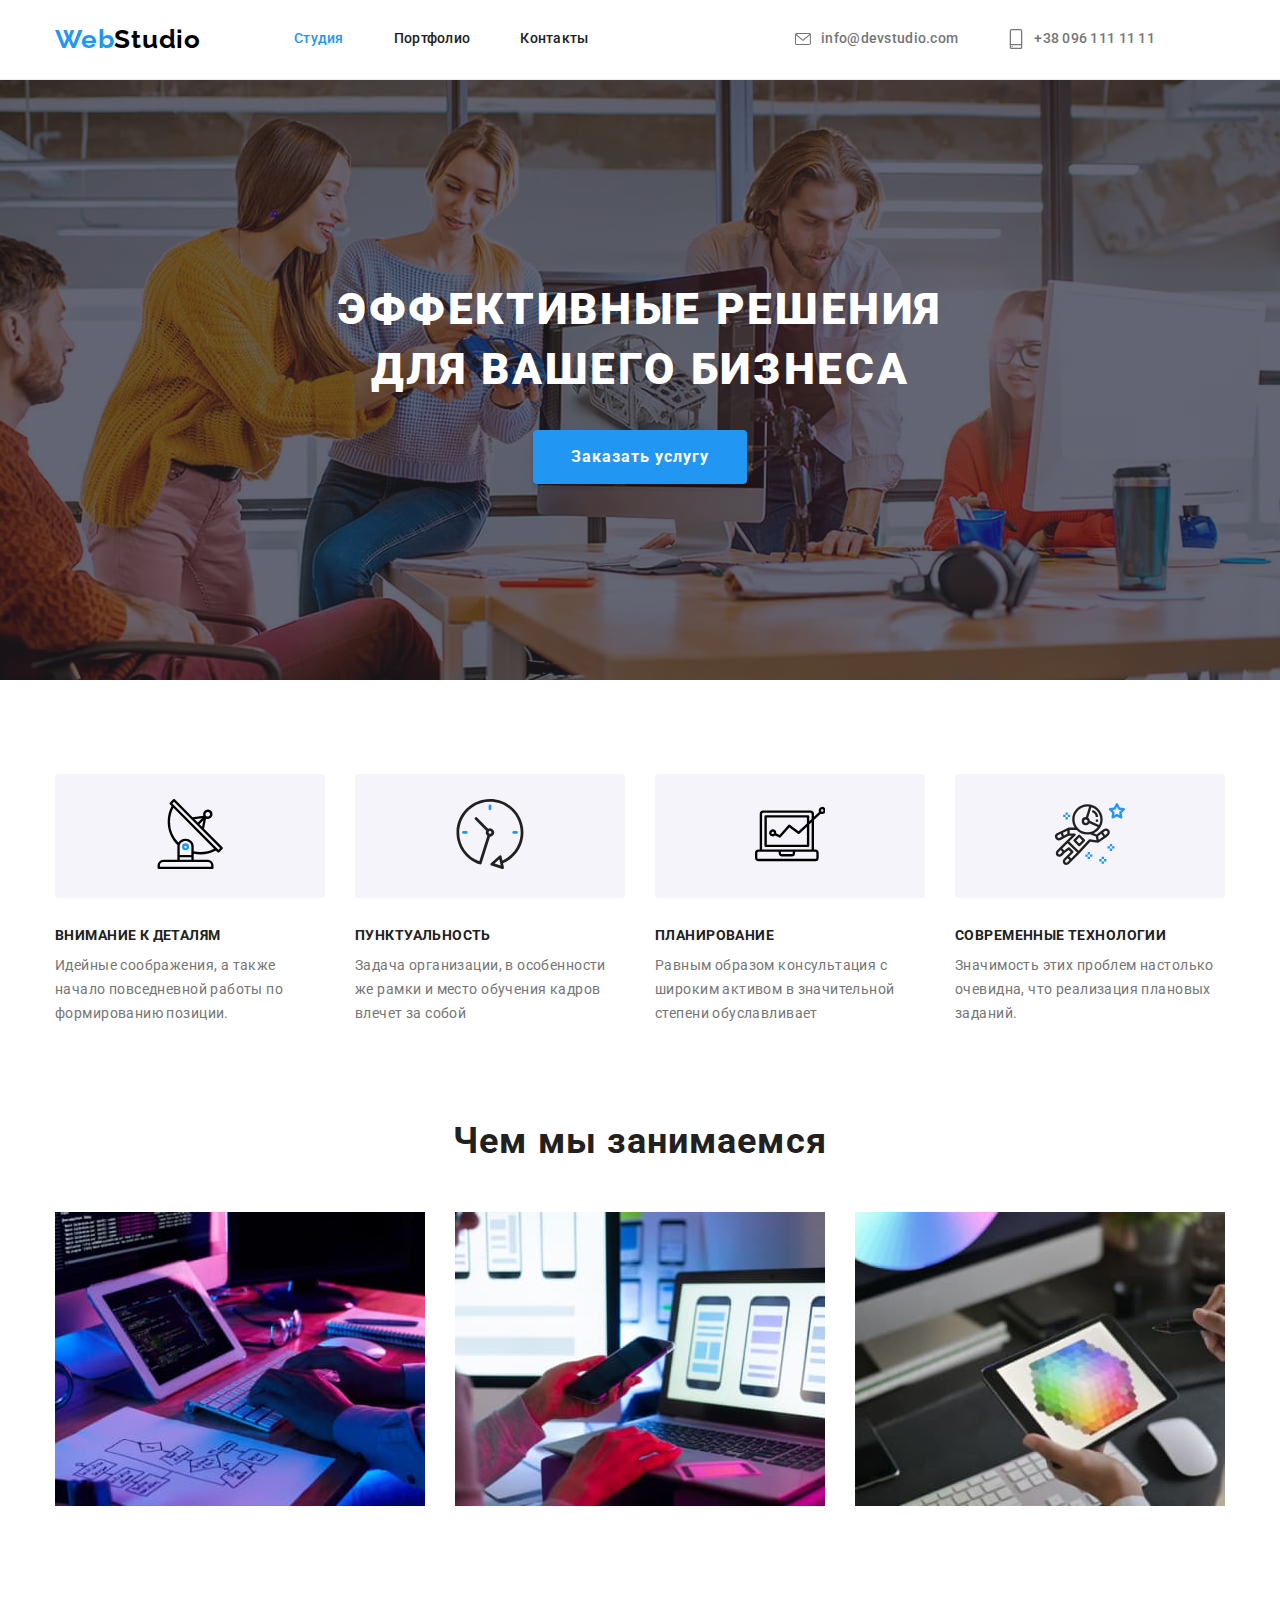
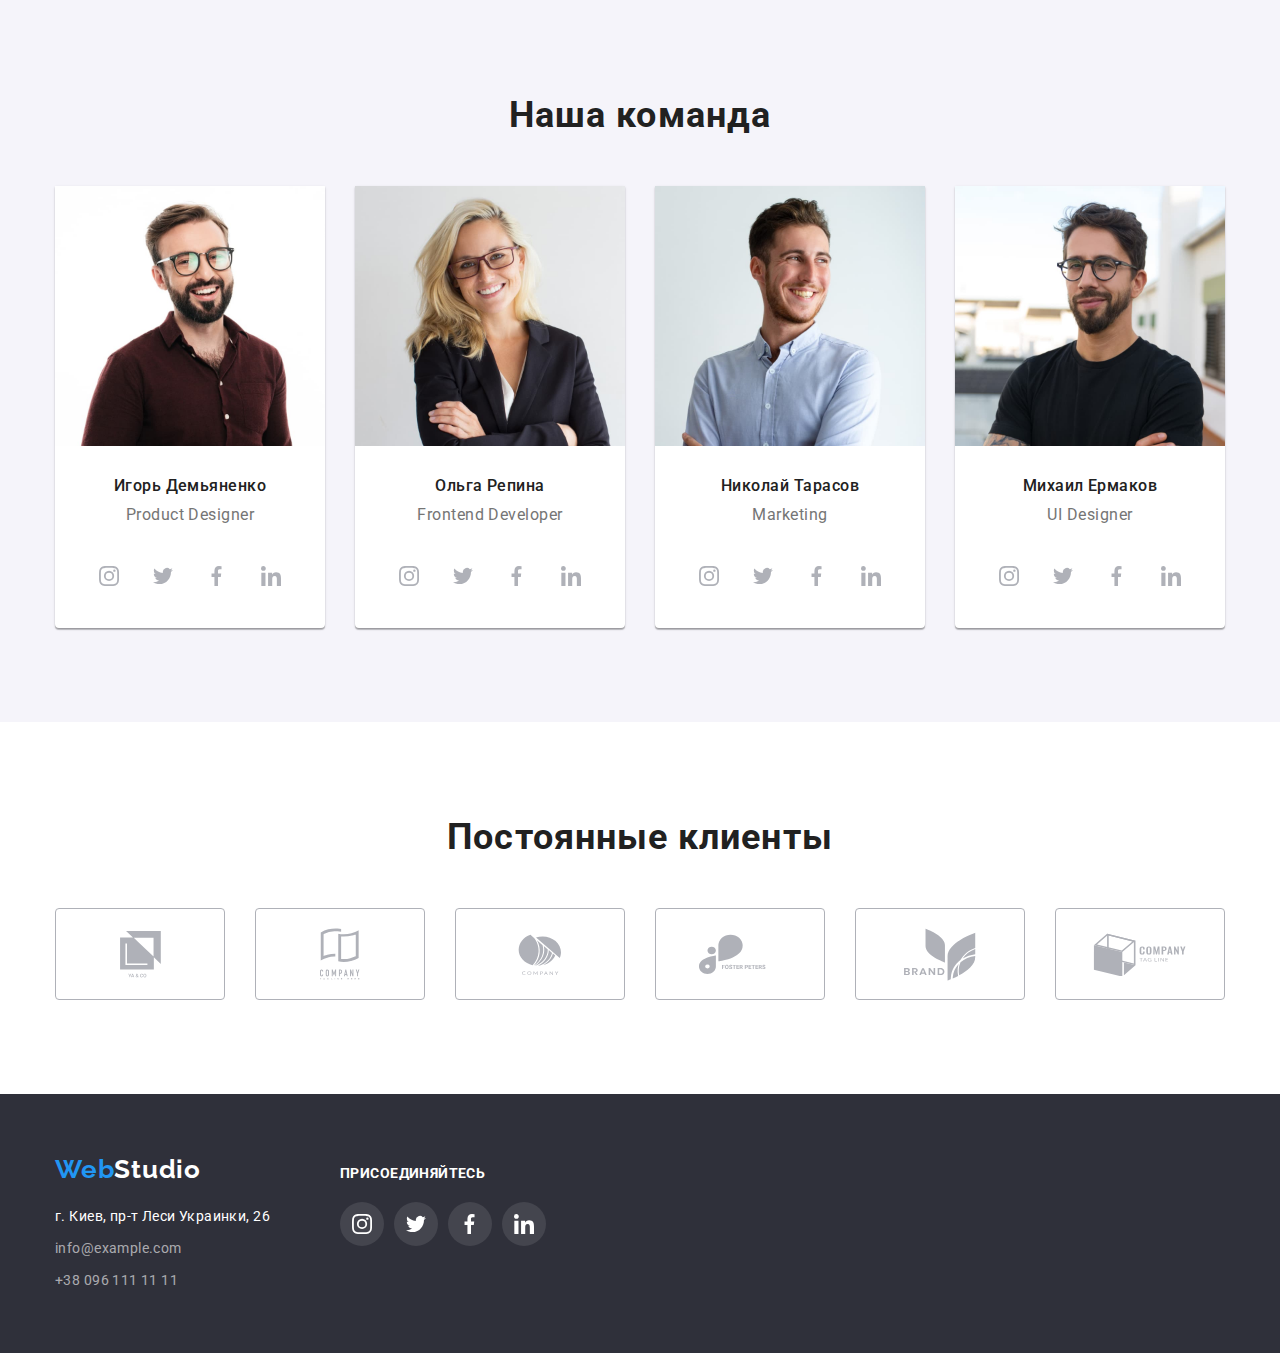
<file: index.html>
<!DOCTYPE html>
<html lang="ru">
<head>
    <meta charset="UTF-8">
    <meta http-equiv="X-UA-Compatible" content="IE=edge">
    <meta name="viewport" content="width=device-width, initial-scale=1.0">
    <title>WebStudio</title>
    <link rel="preconnect" href="https://fonts.gstatic.com">
    <link href="https://fonts.googleapis.com/css2?family=Raleway:wght@700&family=Roboto:wght@400;500;700;900&display=swap"
        rel="stylesheet">
    <link rel="stylesheet" href="https://cdnjs.cloudflare.com/ajax/libs/modern-normalize/1.1.0/modern-normalize.min.css
">
    <link rel="stylesheet" href="./css/styles.css">
</head>
    <body>
        <!-- Header-->
        
        <header class="header">
         <div class="container">  
             <div class="container-nav"> 
            <nav class="navigation">
                <a class="logo-link link" href="./index.html"> <span class="logo">Web</span>Studio</a>

                <ul class="menu list">
                    <li class="menu-item">
                        <a class="menu-link link current" href="./index.html" >Студия</a>
                    </li>
                    <li class="menu-item">
                        <a class="menu-link link" href="./portfolio.html">Портфолио</a>
                    </li>
                    <li class="menu-item">
                        <a class="menu-link link" href="">Контакты</a>
                    </li>
                </ul>
            </nav>
        

                <ul class="contacts list">
                    <li class="contacts-link-item list">               
                      <a class="mail-link link" href="mailo:info@devstudio.com">
                        <svg class="contacts-icon" width="16px" height="20px">
                            <use href="./images/sprite.svg#icon-envelope">
                            </use>
                        </svg>
                        info@devstudio.com</a>              
                    </li>

                   <li class="navigation-link-item list" >
                    <a class="tel-link link" href="tel:+380961111111">
                    <svg class="contacts-icon" width= "16px" height="20px">
                        <use href="./images/sprite.svg#icon-smartphone">
                        </use>
                    </svg>
                    +38 096 111 11 11</a>
                   </li>
                </ul>  
                </div>
         </div>
            
        </header>

        


        <main>
            <!--Hero-->
            <section class="hero">
              <div class="container hero-title">
                <h1 class="title" >Эффективные решения <br> для вашего бизнеса</h1>
                </div>
                <button class="modal-button" type="button"><span class="button-text">Заказать услугу</span></button>
            </section>
            

            <!-- Concept-->
            <section class="section-concept">
                <h2 hidden>Концепции подхода к работе</h2>
            <div class="container">
                <ul class="concept-list list">
                    <li class="concept-list-item">
                        <div class="concept-icon">
                            <svg class="concept-icon-icon" width="70px" height="70px">
                                <use href="./images/sprite.svg#icon-antenna">
                                </use>
                            </svg>
                            </div>
                        <h3 class="concept-list-title subtitle-text">Внимание к деталям</h3>
                        <p class="concept-list-title-text">Идейные соображения, а также начало повседневной работы по формированию позиции.</p>   
                    </li>

                    <li class="concept-list-item">
                        <div class="concept-icon">
                            <svg class="concept-icon-icon" width="70px" height="70px">
                                <use href="./images/sprite.svg#icon-clock">
                                </use>
                            </svg>
                        </div>
                        <h3 class="concept-list-title subtitle-text">Пунктуальность</h3>
                        <p class="concept-list-title-text">Задача организации, в особенности же рамки и место обучения кадров влечет за собой</p>
                    </li>

                    <li class="concept-list-item">
                        <div class="concept-icon">
                            <svg class="concept-icon-icon" width="70px" height="70px">
                                <use href="./images/sprite.svg#icon-vector">
                                </use>
                            </svg>
                        </div>
                        <h3 class="concept-list-title subtitle-text">Планирование</h3>
                        <p class="concept-list-title-text">Равным образом консультация с широким активом в значительной степени обуславливает</p>
                    </li>

                    <li class="concept-list-item">
                        <div class="concept-icon">
                            <svg class="concept-icon-icon" width="70px" height="70px">
                                <use href="./images/sprite.svg#icon-astronaut">
                                </use>
                            </svg>
                        </div>
                        <h3 class="concept-list-title subtitle-text">Современные технологии</h3>
                        <p class="concept-list-title-text">Значимость этих проблем настолько очевидна, что реализация плановых заданий.</p>
                    </li>
                </ul>
                </div>
            </section>
            <!-- Specification-->
            <section class="specification">
                <div class="container">
                <h2 class="specification-title">Чем мы занимаемся</h2>
                <ul class="specification-list list">
                    <li class="specification-list-images">
                        <img src="./images/specification/specification1.jpg" alt="написание кода" width="370" height="294">
                    </li>
                    <li class="specification-list-images">
                        <img src="./images/specification/specification2.jpg" alt="мобильная адаптация" width="370" height="294">
                    </li>
                    <li class="specification-list-images">
                        <img src="./images/specification/specification3.jpg" alt="стилистическое оформление" width="370" height="294">
                    </li>
                </ul>
                </div>
            </section>
            <!-- teammate-->
            <section class="teammate">
                <div class="container">
                <h2 class="teammate-title">Наша команда</h2>   

                <ul class="team-list list">
                <li class="team-list-item">
                    <img class="team-list-item-image" src="./images/teammate/teammate1.jpg" alt="Игорь Демьяненко" width="270" height="260">
                 <div class="team-image">
                    <h3 class="team-list-title">Игорь Демьяненко</h3>
                    <p class="team-list-title-text" lang="en"> Product Designer</p>
                </div>
                        <ul class="network">
                            <li class="network-item">
                                <a class="network-icon link" href="#instagram" target="_blank" rel="noopener noreferrer">
                                <svg class="network-icon-icon" width="20px" height="20px">
                                    <use href="./images/sprite.svg#icon-instagram">
                                    </use>
                                </svg>
                                </a>
                            </li>
                        
                            <li class="network-item">
                                <a class="network-icon link" href="#twitter" target="_blank" rel="noopener noreferrer">
                                <svg class="network-icon-icon" width="20px" height="20px">
                                    <use href="./images/sprite.svg#icon-twitter">
                                    </use>
                                </svg>
                                </a>
                            </li>
                        
                            <li class="network-item">
                                <a class="network-icon link" href="#facebook" target="_blank" rel="noopener noreferrer">
                                <svg class="network-icon-icon" width="20px" height="20px">
                                    <use href="./images/sprite.svg#icon-facebook">
                                    </use>
                                </svg>
                                </a>
                            </li>
                        
                            <li class="network-item">
                                <a class="network-icon link" href="#linkedin" target="_blank" rel="noopener noreferrer">
                                <svg class="network-icon-icon" width="20px" height="20px">
                                    <use href="./images/sprite.svg#icon-linkedin">
                                    </use>
                                </svg>
                                </a>
                            </li>
                        
                        </ul>
                </li>

                <li class="team-list-item">
                    <img class="team-list-item-image" src="./images/teammate/teammate2.jpg" alt="Ольга Репина" width="270" height="260">
                 <div class="team-image">
                    <h3 class="team-list-title">Ольга Репина</h3>
                    <p class="team-list-title-text" lang="en"> Frontend Developer</p>
                  </div>

                <ul class="network">
                    <li class="network-item">
                        <a class="network-icon link" href="#instagram" target="_blank" rel="noopener noreferrer">
                        <svg class="network-icon-icon" width="20px" height="20px">
                            <use href="./images/sprite.svg#icon-instagram">
                            </use>
                        </svg>
                        </a>
                    </li>
                
                    <li class="network-item">
                        <a class="network-icon link" href="#twitter" target="_blank" rel="noopener noreferrer">
                        <svg class="network-icon-icon" width="20px" height="20px">
                            <use href="./images/sprite.svg#icon-twitter">
                            </use>
                        </svg>
                        </a>
                    </li>
                
                    <li class="network-item">
                        <a class="network-icon link" href="#facebook" target="_blank" rel="noopener noreferrer">
                        <svg class="network-icon-icon" width="20px" height="20px">
                            <use href="./images/sprite.svg#icon-facebook">
                            </use>
                        </svg>
                        </a>
                    </li>
                
                    <li class="network-item">
                        <a class="network-icon link" href="#linkedin" target="_blank" rel="noopener noreferrer">
                        <svg class="network-icon-icon" width="20px" height="20px">
                            <use href="./images/sprite.svg#icon-linkedin">
                            </use>
                        </svg>
                        </a>
                    </li>
                
                </ul>
                </li>

                <li class="team-list-item">               
                    <img class="team-list-item-image" src="./images/teammate/teammate3.jpg" alt="Николай Тарасов" width="270" height="260">
                 <div class="team-image">
                    <h3 class="team-list-title">Николай Тарасов</h3>
                    <p class="team-list-title-text" lang="en"> Marketing</p>
                  </div>
                <ul class="network">
                    <li class="network-item">
                        <a class="network-icon link" href="#instagram" target="_blank" rel="noopener noreferrer">
                        <svg class="network-icon-icon" width="20px" height="20px">
                            <use href="./images/sprite.svg#icon-instagram">
                            </use>
                        </svg>
                        </a>
                    </li>
                
                    <li class="network-item">
                        <a class="network-icon link" href="#twitter" target="_blank" rel="noopener noreferrer">
                        <svg class="network-icon-icon" width="20px" height="20px">
                            <use href="./images/sprite.svg#icon-twitter">
                            </use>
                        </svg>
                        </a>
                    </li>
                
                    <li class="network-item">
                        <a class="network-icon link" href="#facebook" target="_blank" rel="noopener noreferrer">
                        <svg class="network-icon-icon" width="20px" height="20px">
                            <use href="./images/sprite.svg#icon-facebook">
                            </use>
                        </svg>
                        </a>
                    </li>
                
                    <li class="network-item">
                        <a class="network-icon link" href="#linkedin" target="_blank" rel="noopener noreferrer">
                        <svg class="network-icon-icon" width="20px" height="20px">
                            <use href="./images/sprite.svg#icon-linkedin">
                            </use>
                        </svg>
                        </a>
                    </li>
                
                </ul>
                </li>

                <li class="team-list-item">
                    <img class="team-list-item-image" src="./images/teammate/teammate4.jpg" alt="Михаил Ермаков" width="270" height="260">
                 <div class="team-image">
                    <h3 class="team-list-title">Михаил Ермаков</h3>
                    <p class="team-list-title-text" lang="en"> UI Designer</p>
                 </div>

                <ul class="network">
                    <li class="network-item">
                        <a class="network-icon link" href="#instagram" target="_blank" rel="noopener noreferrer">
                        <svg class="network-icon-icon" width="20px" height="20px">
                            <use href="./images/sprite.svg#icon-instagram">
                            </use>
                        </svg>
                        </a>
                    </li>
                
                    <li class="network-item">
                        <a class="network-icon link" href="#twitter" target="_blank" rel="noopener noreferrer">
                        <svg class="network-icon-icon" width="20px" height="20px">
                            <use href="./images/sprite.svg#icon-twitter">
                            </use>
                        </svg>
                        </a>
                    </li>
                
                    <li class="network-item">
                        <a class="network-icon link" href="#facebook" target="_blank" rel="noopener noreferrer">
                        <svg class="network-icon-icon" width="20px" height="20px">
                            <use href="./images/sprite.svg#icon-facebook">
                            </use>
                        </svg>
                        </a>
                    </li>
                
                    <li class="network-item">
                        <a class="network-icon link" href="#linkedin" target="_blank" rel="noopener noreferrer">
                        <svg class="network-icon-icon" width="20px" height="20px">
                            <use href="./images/sprite.svg#icon-linkedin">
                            </use>
                        </svg>
                        </a>
                    </li>
                
                </ul>
                </li>
                </ul>

               
                </div>
            </section>

            <!-- Clients -->
            <section class="clients">
                <div class="container">
                    <h2 class="client-title">Постоянные клиенты</h2>
               <ul class="client-list">

                   <li class="client-list-item"> 
                       <a  class="icon-image" href="">             
                    <svg class="client-icon" width="41px" height="46.7px">
                        <use href="./images/sprite.svg#icon-group1">
                        </use>
                    </svg>
                    </a>
                   </li>

                <li class="client-list-item">
                    <a class="icon-image" href="">
                    <svg class="client-icon" width="40px" height="52px">
                        <use href="./images/sprite.svg#icon-group2">
                        </use>
                    </svg>
                    </a>
                </li>

                <li class="client-list-item">
                    <a class="icon-image" href="">
                    <svg class="client-icon" width="43.46px" height="41.18px">
                        <use href="./images/sprite.svg#icon-group3">
                        </use>
                    </svg>
                    </a>
                </li>

                <li class="client-list-item">
                    <a class="icon-image" href="">
                    <svg class="client-icon" width="84.44px" height="40.62px">
                        <use href="./images/sprite.svg#icon-group4">
                        </use>
                    </svg>
                    </a>
                </li>

                <li class="client-list-item">
                    <a class="icon-image" href="">
                    <svg class="client-icon" width="106px" height="53.48px">
                        <use href="./images/sprite.svg#icon-group5">
                        </use>
                    </svg>
                    </a>
                </li>

                <li class="client-list-item">
                    <a class="icon-image" href="">
                    <svg class="client-icon" width="93.79px" height="43.93px">
                        <use href="./images/sprite.svg#icon-group6">
                        </use>
                    </svg>
                    </a>
                </li>
               </ul>
                </div>
            </section>
        </main>
        <!-- Footer -->

            <footer class="footer">
                <div class="container footer-common ">
                    <div class="contact-item">
                     <a class="logo-link footerlink link" href="logo"> <span class="logo">Web</span><span class="logo-type">Studio</span></a>
                
                        <address class="contacts">
                          <ul class="contacts-list list">
                             <li class="contact-list-item">
                             <a class="contacts-adress link" href="https://goo.gl/maps/idP8wtgH4TsYc2U48" target="_blank" rel="noopener noreferrer"> г. Киев, пр-т Леси Украинки, 26</a>
                             </li>

                              <li class="contact-list-item">
                                <a class="contacts-mail link" href="mailo:info@example.com">info@example.com</a>
                             </li>

                             <li class="contact-list-item">
                              <a class="contacts-tel link" href="tel:+380961111111">+38 096 111 11 11</a>
                             </li>
                         </ul>  
                     </address>
                 </div>
                    <div class="footer-icons">
                     <h3 class="footer-title">Присоединяйтесь</h3>
                     <ul class="footer-network-list">

                        <li class="footer-icon">
                            <a class="footer-network-icon link" href="#instagram" target="_blank" rel="noopener noreferrer">
                            <svg class="footer-network-icon-icon" width="20px" height="20px">
                                <use href="./images/sprite.svg#icon-instagram">
                                </use>
                            </svg>
                        </a>
                        </li>

                        <li class="footer-icon">
                            <a class="footer-network-icon link" href="#twitter" target="_blank" rel="noopener noreferrer">
                            <svg class="footer-network-icon-icon" width="20px" height="20px">
                                <use href="./images/sprite.svg#icon-twitter">
                                </use>
                            </svg>
                            </a>
                        </li>

                        <li class="footer-icon">
                            <a class="footer-network-icon link" href="#facebook" target="_blank" rel="noopener noreferrer">
                            <svg class="footer-network-icon-icon" width="20px" height="20px">
                                <use href="./images/sprite.svg#icon-facebook">
                                </use>
                            </svg>
                        </a>
                        </li>

                        <li class="footer-icon">
                            <a class="footer-network-icon link" href="#linkedin" target="_blank" rel="noopener noreferrer">
                            <svg class="footer-network-icon-icon" width="20px" height="20px">
                                <use href="./images/sprite.svg#icon-linkedin">
                                </use>
                            </svg>
                            </a>
                        </li>

                     </ul>
                    </div>
                </div>
            </footer>

    </body>
</html>
</file>
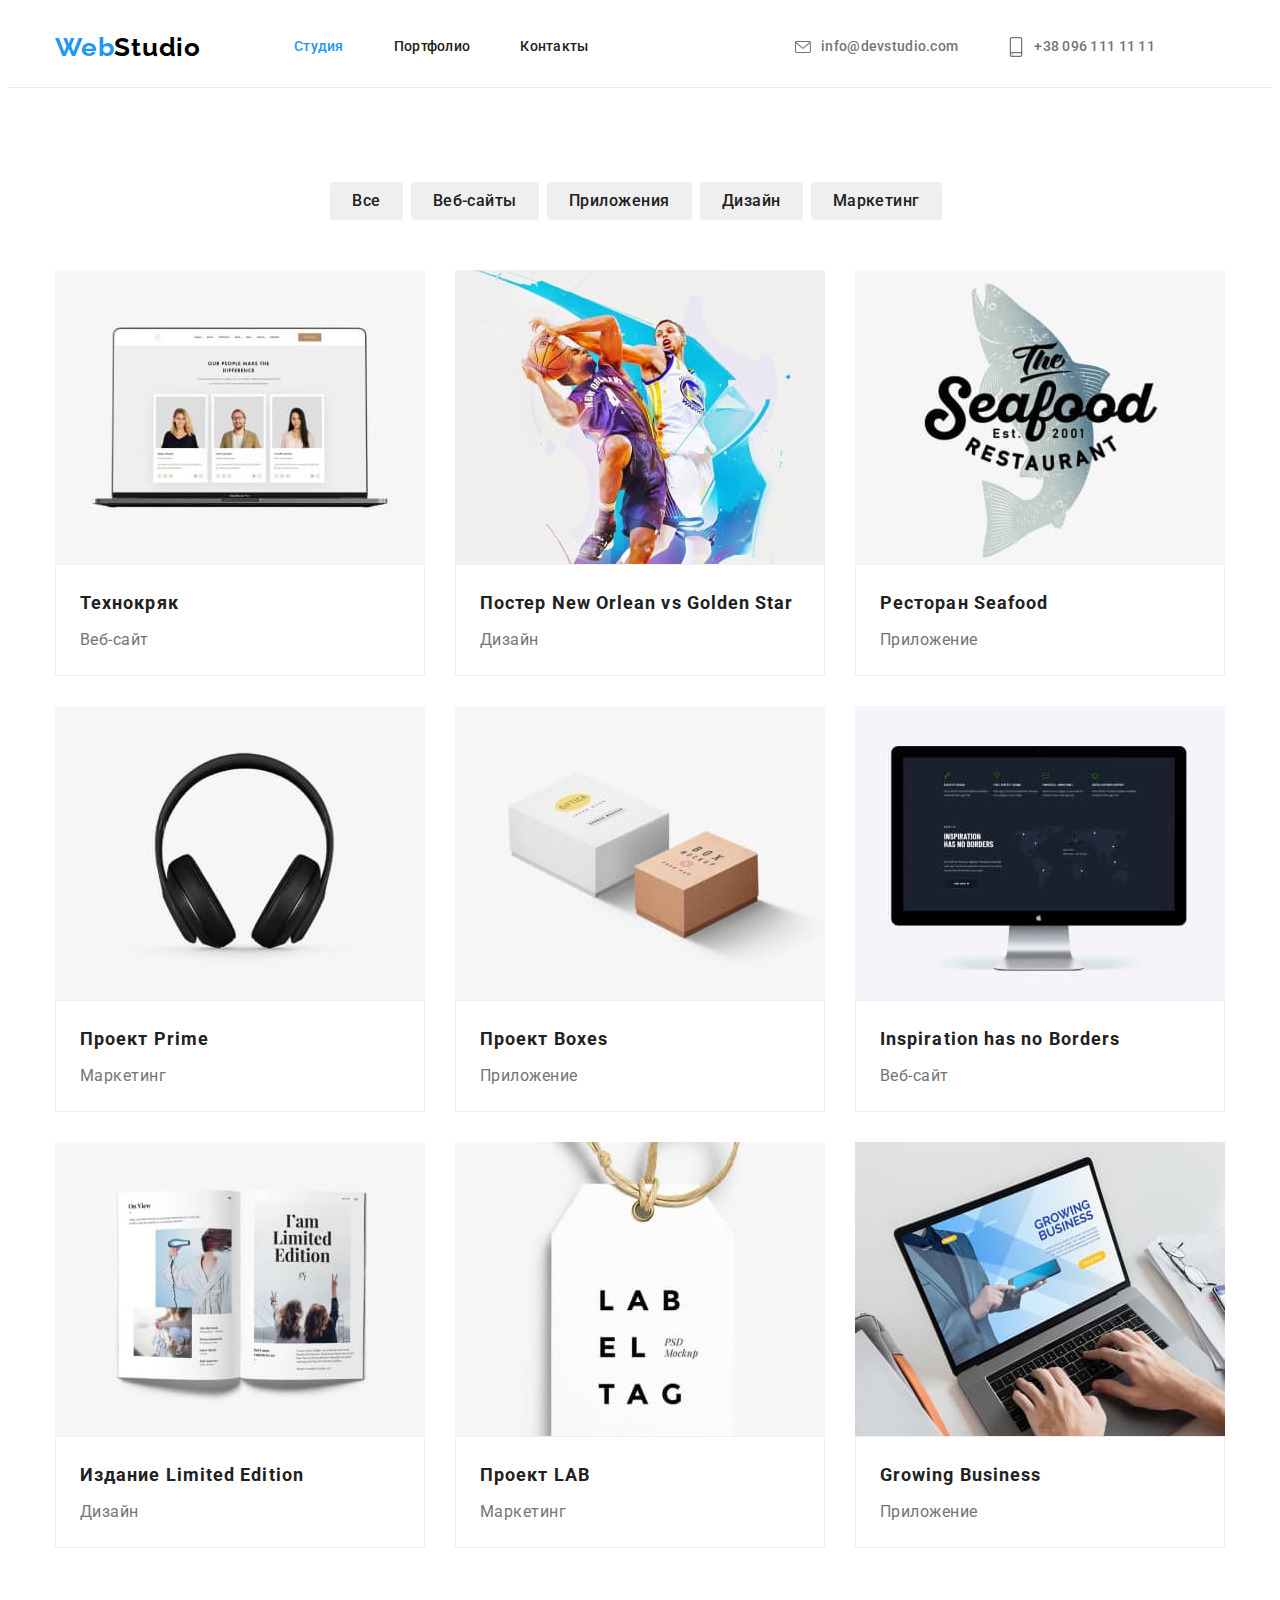
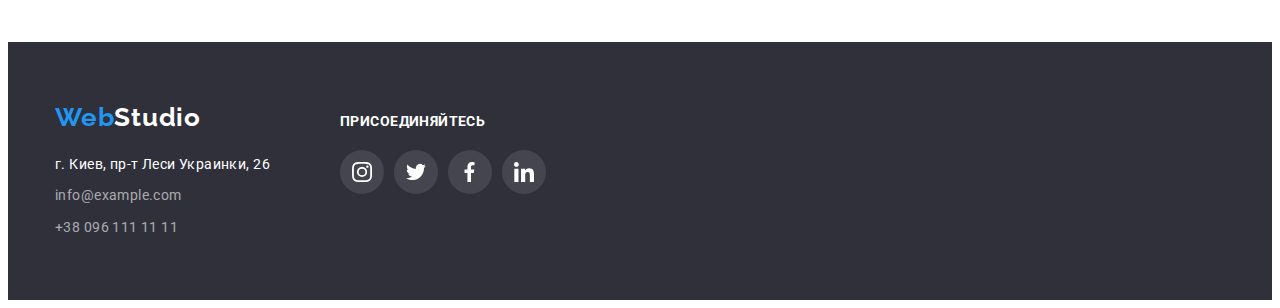
<file: portfolio.html>
<!DOCTYPE html>
    <html lang="ru">
    <head>
        <meta charset="UTF-8">
        <meta http-equiv="X-UA-Compatible" content="IE=edge">
        <meta name="viewport" content="width=device-width, initial-scale=1.0">
        <title>WebStudio</title>
        <link rel="preconnect" href="https://fonts.gstatic.com">
        <link href="https://fonts.googleapis.com/css2?family=Raleway:wght@700&family=Roboto:wght@400;500;700;900&display=swap"
            rel="stylesheet">
        <link rel="stylesheet" href="./css/styles.css">

    </head>
    <body>
        <!-- Header-->
        <header class="header">
            <div class="container">
                <div class="container-nav">
                    <nav class="navigation">
                        <a class="logo-link link" href="./index.html"> <span class="logo">Web</span>Studio</a>
        
                        <ul class="menu list">
                            <li class="menu-item">
                                <a class="menu-link link current" href="./index.html">Студия</a>
                            </li>
                            <li class="menu-item">
                                <a class="menu-link link" href="./portfolio.html">Портфолио</a>
                            </li>
                            <li class="menu-item">
                                <a class="menu-link link" href="">Контакты</a>
                            </li>
                        </ul>
                    </nav>
        
        
                    <ul class="contacts list">
                        <li class="contacts-link-item list">
                            <a class="mail-link link" href="mailo:info@devstudio.com">
                                <svg class="contacts-icon" width="16px" height="20px">
                                    <use href="./images/sprite.svg#icon-envelope">
                                    </use>
                                </svg>
                                info@devstudio.com</a>
                        </li>
        
                        <li class="navigation-link-item list">
                            <a class="tel-link link" href="tel:+380961111111">
                                <svg class="contacts-icon" width="16px" height="20px">
                                    <use href="./images/sprite.svg#icon-smartphone">
                                    </use>
                                </svg>
                                +38 096 111 11 11</a>
                        </li>
                    </ul>
                </div>
            </div>
        
        </header>
        <!-- Hero portfolio -->
        <main class="portfolio">
            <section>
                <h2 hidden>Список проектов</h2>
                <div class="container">
                    <ul class="portfolio-button-list list">
                        <li class="portfolio-button-item">
                            <button class="portfolio-button" type="button">Все</button>
                        </li>
                        <li class="portfolio-button-item">
                            <button class="portfolio-button" type="button">Веб-сайты</button>
                        </li>
                        <li class="portfolio-button-item">
                            <button class="portfolio-button" type="button">Приложения</button>
                        </li>
                        <li class="portfolio-button-item">
                            <button class="portfolio-button" type="button">Дизайн</button>
                        </li>
                        <li class="portfolio-button-item">
                            <button class="portfolio-button" type="button">Маркетинг</button>
                        </li>
                    </ul>
                </div>


                <div class="container">
                <ul class="set-list list">
                    <li class="set-list-item">
                        <a class="set-list-icon link" href="">
                        <img class="set-list-image" src="./images/portfolio/portfolio1.jpg" alt="Монитор" width="370" height="294">
                    <div class="card-content">
                        <h3 class="list-projects">Технокряк</h3>
                        <p class="list-projects-text">Веб-сайт</p>
                     </div>
                    </a>
                        </li>

                    <li class="set-list-item">
                        <a class="set-list-icon link"  href="">
                        <img src="./images/portfolio/portfolio2.jpg" alt="Баскетбольная команда" width="370" height="294">
                    <div class="card-content">
                        <h3 class="list-projects">Постер <span lang="en">New Orlean vs Golden Star</span></h3>
                        <p class="list-projects-text">Дизайн</p>
                     </div>
                    </a>
                    </li>

                    <li class="set-list-item">
                        <a class="set-list-icon link"  href="">
                        <img src="./images/portfolio/portfolio3.jpg" alt="Логотип ресторана" width="370" height="294">
                     <div class="card-content">
                        <h3 class="list-projects">Ресторан <span lang="en">Seafood</span></h3>
                        <p class="list-projects-text">Приложение</p>
                     </div>
                    </a>
                    </li>

                    <li class="set-list-item">
                        <a class="set-list-icon link"  href="">
                        <img src="./images/portfolio/portfolio4.jpg" alt="Наушники" width="370" height="294">
                    <div class="card-content">
                        <h3 class="list-projects">Проект <span lang="en">Prime</span></h3>
                        <p class="list-projects-text">Маркетинг</p>
                     </div>
                    </a>
                    </li>

                    <li class="set-list-item">
                        <a class="set-list-icon link"  href="">
                        <img src="./images/portfolio/portfolio5.jpg" alt="Элементы блоков" width="370" height="294">
                    <div class="card-content">
                        <h3 class="list-projects">Проект <span lang="en">Boxes</span></h3>
                        <p class="list-projects-text">Приложение</p>
                    </div>
                    </a>
                    </li>

                    <li class="set-list-item">
                        <a class="set-list-icon link"  href="">
                        <img src="./images/portfolio/portfolio6.jpg" alt="Сайт на экране монитора" width="370" height="294">
                    <div class="card-content">
                        <h3 class="list-projects"><span lang="en">Inspiration has no Borders</span></h3>
                        <p class="list-projects-text">Веб-сайт</p>
                    </div>
                    </a>
                    </li>

                    <li class="set-list-item">
                        <a class="set-list-icon link"  href="">
                        <img src="./images/portfolio/portfolio7.jpg" alt="Журнал" width="370" height="294">
                    <div class="card-content">
                        <h3 class="list-projects">Издание <span lang="en">Limited Edition</span></h3>
                        <p class="list-projects-text">Дизайн</p>
                     </div>
                    </a>
                    </li>

                    <li class="set-list-item">
                        <a class="set-list-icon link"  href="">
                        <img src="./images/portfolio/portfolio8.jpg" alt="Эмблема" width="370" height="294">
                    <div class="card-content">
                        <h3 class="list-projects">Проект <span lang="en">LAB</span></h3>
                        <p class="list-projects-text">Маркетинг</p>
                    </div>
                    </a>
                    </li>

                    <li class="set-list-item">
                        <a class="set-list-icon link"  href="">
                        <img src="./images/portfolio/portfolio9.jpg" alt="Сайт на экране ноутбука" width="370" height="294">
                    <div class="card-content">
                        <h3 class="list-projects"><span lang="en">Growing Business</span></h3>
                        <p class="list-projects-text">Приложение</p>
                    </div>
                    </a>
                    </li>
                </ul>
                </div>

            </section>
        </main>
        <!-- Footer -->
    <footer class="footer">
        <div class="container footer-common ">
            <div class="contact-item">
                <a class="logo-link footerlink link" href="logo"> <span class="logo">Web</span><span
                        class="logo-type">Studio</span></a>
    
                <address class="contacts">
                    <ul class="contacts-list list">
                        <li class="contact-list-item">
                            <a class="contacts-adress link" href="https://goo.gl/maps/idP8wtgH4TsYc2U48" target="_blank"
                                rel="noopener noreferrer"> г. Киев, пр-т Леси Украинки, 26</a>
                        </li>
    
                        <li class="contact-list-item">
                            <a class="contacts-mail link" href="mailo:info@example.com">info@example.com</a>
                        </li>
    
                        <li class="contact-list-item">
                            <a class="contacts-tel link" href="tel:+380961111111">+38 096 111 11 11</a>
                        </li>
                    </ul>
                </address>
            </div>
            <div class="footer-icons">
                <h3 class="footer-title">Присоединяйтесь</h3>
                <ul class="footer-network-list">
    
                    <li class="footer-icon">
                        <a class="footer-network-icon link" href="#instagram" target="_blank" rel="noopener noreferrer">
                            <svg class="footer-network-icon-icon" width="20px" height="20px">
                                <use href="./images/sprite.svg#icon-instagram">
                                </use>
                            </svg>
                        </a>
                    </li>
    
                    <li class="footer-icon">
                        <a class="footer-network-icon link" href="#twitter" target="_blank" rel="noopener noreferrer">
                            <svg class="footer-network-icon-icon" width="20px" height="20px">
                                <use href="./images/sprite.svg#icon-twitter">
                                </use>
                            </svg>
                        </a>
                    </li>
    
                    <li class="footer-icon">
                        <a class="footer-network-icon link" href="#facebook" target="_blank" rel="noopener noreferrer">
                            <svg class="footer-network-icon-icon" width="20px" height="20px">
                                <use href="./images/sprite.svg#icon-facebook">
                                </use>
                            </svg>
                        </a>
                    </li>
    
                    <li class="footer-icon">
                        <a class="footer-network-icon link" href="#linkedin" target="_blank" rel="noopener noreferrer">
                            <svg class="footer-network-icon-icon" width="20px" height="20px">
                                <use href="./images/sprite.svg#icon-linkedin">
                                </use>
                            </svg>
                        </a>
                    </li>
    
                </ul>
            </div>
        </div>
    </footer>
        
    </body>
    </html>
</file>
<file: css/styles.css>
html {
  box-sizing: border-box;
}
h1,
h2,
h3,
ul,
li,
p,
a {
  list-style: none;
  text-transform: none;
  margin: 0;
  padding: 0;
}

img {
  display: block;
  max-width: 100%;
  height: auto;
}
*::before,
*::after {
  box-sizing: inherit;
}
* {
  box-sizing: border-box;
}
:root {
  --tagline-color: #ffffff;
  --main-font: 'Roboto', sans-serif;
  --main-color: #212121;
  --link-color: #2196f3;
  --text-color: #757575;
  --icon-color: #afb1b8;
}
body {
  font-family: var(--main-font);
  color: var(--main-color);
  color: var(--text-color);
  color: var(--icon-color);
}

.list {
  list-style: none;
  padding: 0;
  margin: 0;
}
.link {
  text-decoration: none;
}

.modal-button,
.portfolio-button {
  border: transparent;
}
.container {
  margin-left: auto;
  margin-right: auto;
  padding-left: 15px;
  padding-right: 15px;
  width: 1200px;
}

/* Header */
.container-nav {
  padding-top: 24px;
  padding-bottom: 24px;
  display: flex;
  align-items: center;
}
.navigation {
  display: flex;
  align-items: center;
}

/* Webstudio */
.logo-link {
  display: block;
  margin-right: 93px;
}

.logo-link {
  font-family: Raleway;
  font-style: normal;
  font-weight: 700;
  font-size: 26px;
  line-height: 1.19;
  letter-spacing: 0.03em;
  color: #000000;
}
.logo {
  font-family: Raleway;
  font-style: normal;
  font-weight: 700;
  font-size: 26px;
  line-height: 1.19;
  letter-spacing: 0.03em;
  color: var(--link-color);
}
.logo-type {
  font-family: Raleway;
  font-style: normal;
  font-weight: 700;
  font-size: 26px;
  line-height: 1.19;
  letter-spacing: 0.03em;
  color: #ffffff;
}

/* menu navigation */
.header {
  border-bottom: 1px solid #ececec;
}
.navigation .menu-link.current {
  color: var(--link-color);
}
.menu {
  display: flex;
  font-family: var(--main-font);
  font-style: normal;
  font-weight: 500;
  font-size: 14px;
  line-height: 1.14;
  letter-spacing: 0.02em;
  color: var(--main-color);
}

.menu-item:not(:last-child) {
  margin-right: 50px;
}

.menu-link {
  padding-top: 32px;
  padding-bottom: 32px;
  font-family: var(--main-font);
  font-style: normal;
  font-weight: 500;
  font-size: 14px;
  line-height: 1.14;
  letter-spacing: 0.02em;
  color: var(--main-color);
}

.menu-link:hover,
.menu-link:focus {
  color: var(--link-color);
}
.contacts {
  display: flex;
  margin-left: auto;
}

.contacts-link-item:not(:last-child) {
  margin-right: 50px;
}

.mail-link,
.tel-link {
  font-family: var(--main-font);
  font-style: normal;
  font-weight: 500;
  font-size: 14px;
  line-height: 1.14;
  letter-spacing: 0.02em;
  color: var(--text-color);
}
.contacts-icon {
  fill: currentColor;
}

.mail-link:hover,
.mail-link:focus {
  color: var(--link-color);
}
.tel-link:hover,
.tel-link:focus {
  color: var(--link-color);
}

.mail-link,
.tel-link {
  display: flex;
  align-items: center;
  padding: 0;
  border: none;
}

.contacts-icon {
  margin-right: 10px;
  fill: currentColor;
}

/* ===========Hero============ */
/* main section */
.container {
  margin-top: 0;
  margin-bottom: 0;
}
.hero {
  background-color: #c4c4c4;
  background-image: linear-gradient(to right, rgba(47, 48, 58, 0.4), rgba(47, 48, 58, 0.4)),
    url(../images/img.jpg);
  background-size: cover;
  background-repeat: no-repeat;
  background-position: center;
  max-width: 1600px;
  height: 600px;
  align-items: center;
  text-align: center;
  margin-left: auto;
  margin-right: auto;
  padding-top: 200px;
  padding-bottom: 200px;
}
.title {
  margin-bottom: 30px;
  font-family: var(--main-font);
  font-style: normal;
  font-weight: 900;
  font-size: 44px;
  line-height: 1.36;
  text-align: center;
  letter-spacing: 0.06em;
  text-transform: uppercase;
  color: var(--tagline-color);
}
.modal-button {
  border-radius: 4px;
  display: block;
  margin: 0 auto;
  cursor: pointer;
  background: var(--link-color);
  box-shadow: 0px 4px 4px rgba(0, 0, 0, 0.15);
}
.button-text {
  padding: 11px 32px;
  font-family: var(--main-font);
  font-style: normal;
  font-weight: 700;
  font-size: 16px;
  line-height: 1.88;
  display: flex;
  align-items: center;
  text-align: center;
  letter-spacing: 0.06em;
  color: #ffffff;
}
.modal-button:hover,
.modal-button:focus {
  color: var(--link-color);
}
.modal-button:active {
  background: var(--link-color);
}

/* about company's concept section */
.section-concept {
  padding: 94px 0;
}
.concept-list {
  display: flex;
  flex-basis: calc((100% - 90px) / 4);
}
.concept-list-item:not(:last-child) {
  margin-right: 30px;
}
.concept-list-item {
  display: flex;
  flex-wrap: wrap;
}
.concept-icon {
  width: 270px;
  text-align: center;
  background: #f5f4fa;
  border-radius: 4px;
  margin-bottom: 30px;
  padding: 25px 100px;
}

.concept-list-title {
  margin-bottom: 10px;
  font-family: var(--main-font);
  font-style: normal;
  font-weight: 700;
  font-size: 14px;
  line-height: 1.14;
  letter-spacing: 0.03em;
  color: var(--main-color);
}
.subtitle-text {
  text-transform: uppercase;
}
.concept-list-title-text {
  text-align: left;
  font-family: var(--main-font);
  font-style: normal;
  font-weight: 400;
  font-size: 14px;
  line-height: 1.71;
  letter-spacing: 0.03em;
  color: var(--text-color);
}

/* about specification */
.specification {
  padding-bottom: 94px;
}
.specification-list {
  display: flex;
}
.specification-title {
  margin-bottom: 50px;
}
.specification-title,
.teammate-title,
.client-title {
  font-family: var(--main-font);
  font-style: normal;
  font-weight: 700;
  font-size: 36px;
  line-height: 1.17;
  text-align: center;
  letter-spacing: 0.03em;
  color: var(--main-color);
}
.specification-list-images:not(:last-child) {
  margin-right: 30px;
}

/* about teamates */
.teammate {
  padding: 94px 0;
  margin-left: auto;
  margin-right: auto;
  background-color: #f5f4fa;
}
.teammate-title {
  margin-bottom: 50px;
}
.team-list {
  display: flex;
}

.team-list-title {
  margin-bottom: 10px;
  font-family: var(--main-font);
  font-style: normal;
  font-weight: 500;
  font-size: 16px;
  line-height: 1.19;
  text-align: center;
  letter-spacing: 0.03em;
  color: var(--main-color);
}
.team-list-item:not(:last-child) {
  margin-right: 30px;
}
.team-list-item {
  padding-bottom: 30px;
  background: #ffffff;
  box-shadow: 0px 1px 3px rgba(0, 0, 0, 0.12), 0px 1px 1px rgba(0, 0, 0, 0.14),
    0px 2px 1px rgba(0, 0, 0, 0.2);
  border-radius: 0px 0px 4px 4px;
}
.team-image {
  padding: 30px 32px 30px 32px;
}
.team-list-title-text {
  font-family: var(--main-font);
  font-style: normal;
  font-weight: 400;
  font-size: 16px;
  line-height: 1.19;
  text-align: center;
  letter-spacing: 0.03em;
  color: var(--text-color);
}
.network {
  display: flex;
  justify-content: center;
  align-items: center;
}

.network-item:not(:last-child) {
  margin-right: 10px;
}
.network-item {
  display: flex;
}
.network-icon {
  display: flex;
  justify-content: center;
  align-items: center;
  width: 44px;
  height: 44px;
  border-radius: 50%;
  color: var(--icon-color);
}

.network-icon-icon {
  fill: currentColor;
}
.network-icon:hover,
.network-icon:focus {
  color: #ffffff;
  background-color: var(--link-color);
}
.network-icon-icon:hover,
.network-icon-icon:focus {
  color: currentColor;
  background-color: var(--link-color);
}

/* Clients */
.clients {
  padding: 94px 0;
}
.client-title {
  margin-bottom: 50px;
}
.client-list {
  display: flex;
  justify-content: space-between;
}
.client-list-item:not(:last-child) {
  margin-right: 30px;
}
.client-list-item {
  display: flex;
  justify-content: center;
  align-items: center;
  height: 92px;
  width: 170px;
}
.icon-image {
  display: flex;
  justify-content: center;
  align-items: center;
  width: 100%;
  height: 100%;
  text-align: center;
  border: 1px solid #afb1b8;
  box-sizing: border-box;
  border-radius: 4px;
}

.icon-image {
  color: var(--icon-color);
}
.client-icon {
  fill: currentColor;
}
.icon-image:hover .client-icon,
.icon-image:focus .client-icon {
  fill: var(--link-color);
}
.icon-image:hover,
.icon-image:focus {
  border: 1px solid var(--link-color);
  border-radius: 4px;
}

/* Hero portfolio */
.portfolio {
  padding-top: 94px;
  padding-bottom: 94px;
}
.portfolio-button-list {
  display: flex;
  justify-content: center;
  margin-bottom: 50px;
}
.portfolio-button-item {
  display: inline-block;
  flex-direction: row;
  justify-content: space-around;
}
.portfolio-button-item {
  margin-right: 8px;
}
.portfolio-button-item:not(:last-child) {
  margin-right: 8px;
}
.portfolio-button {
  display: inline-block;
  padding: 6px 22px;
  font-family: var(--main-font);
  font-style: normal;
  font-weight: 500;
  font-size: 16px;
  line-height: 1.62;
  text-align: center;
  letter-spacing: 0.03em;
  color: var(--main-color);
  border-radius: 4px;
  cursor: pointer;
  border: transparent;
}

.portfolio-button:hover,
.portfolio-button:focus {
  box-shadow: 0px 3px 1px rgba(0, 0, 0, 0.1), 0px 1px 2px rgba(0, 0, 0, 0.08),
    0px 2px 2px rgba(0, 0, 0, 0.12);
  color: white;
  background: var(--link-color);
}

.set-list {
  margin: 0;
  padding: 0;
  list-style: none;
  display: flex;
  flex-wrap: wrap;
  margin-left: -30px;
  margin-top: -30px;
}

.set-list .set-list-icon:hover {
  box-shadow: 0px 1px 1px rgba(0, 0, 0, 0.12), 0px 4px 4px rgba(0, 0, 0, 0.06),
    1px 4px 6px rgba(0, 0, 0, 0.16);
}

.set-list > .set-list-item {
  flex-basis: calc(100% / 3 -30px);
  margin-left: 30px;
  margin-top: 30px;
  box-sizing: border-box;
}
.set-list-icon:hover {
  display: block;
  box-shadow: 0px 1px 1px rgba(0, 0, 0, 0.12), 0px 4px 4px rgba(0, 0, 0, 0.06),
    1px 4px 6px rgba(0, 0, 0, 0.16);
}
.card-content {
  padding: 20px 24px 20px 24px;
  border-right: 1px solid #eeeeee;
  border-bottom: 1px solid #eeeeee;
  border-left: 1px solid #eeeeee;
  background: #ffffff;
  border: 1px solid #eeeeee;
  box-sizing: border-box;
}
.list-projects {
  font-family: var(--main-font);
  font-style: normal;
  font-weight: 700;
  font-size: 18px;
  line-height: 2;
  letter-spacing: 0.06em;
  color: var(--main-color);
}
.list-projects-text {
  margin-top: 4px;
  font-family: var(--main-font);
  font-style: normal;
  font-weight: 400;
  font-size: 16px;
  line-height: 1.87;
  letter-spacing: 0.03em;
  color: var(--text-color);
}

/* footer */
.footer {
  margin-left: auto;
  margin-right: auto;
  padding-top: 60px;
  padding-bottom: 60px;
  background-position: center;
  background-color: #2f303a;
}
.contacts {
  margin-right: 70px;
}
.contact-item {
  display: block;
}
.contacts-adress {
  font-style: normal;
  font-weight: 400;
  font-size: 14px;
  line-height: 1.71;
  letter-spacing: 0.03em;
  color: #ffffff;
}
.contact-list-item:not(:last-child) {
  margin-bottom: 8px;
}
.contacts-mail,
.contacts-tel {
  font-family: var(--main-font);
  font-style: normal;
  font-weight: 400;
  font-size: 14px;
  line-height: 1.71;
  letter-spacing: 0.03em;
  color: rgba(255, 255, 255, 0.6);
}

.contacts-mail:focus,
.contacts-mail:hover {
  color: var(--link-color);
}

.contacts-tel:focus,
.contacts-tel:hover {
  color: var(--link-color);
}

.footerlink {
  margin-bottom: 20px;
}
.footer-title {
  margin-bottom: 20px;
  font-family: var(--main-font);
  font-style: normal;
  font-weight: 700;
  font-size: 14px;
  line-height: 1.14;
  letter-spacing: 0.03em;
  text-transform: uppercase;
  color: #ffffff;
}
.footer-common {
  display: flex;
  align-items: baseline;
}
.footer-network-list {
  display: flex;
}
.footer-icon {
  display: flex;
}
.footer-network-icon {
  display: flex;
  justify-content: center;
  align-items: center;
  width: 44px;
  height: 44px;
  border-radius: 50%;
  color: white;
  background: rgba(255, 255, 255, 0.1);
}
.footer-network-icon-icon {
  fill: currentColor;
}
.footer-icon:not(:last-child) {
  margin-right: 10px;
}
.footer-network-icon:hover,
.footer-network-icon:focus {
  color: white;
  background-color: var(--link-color);
}
</file>
